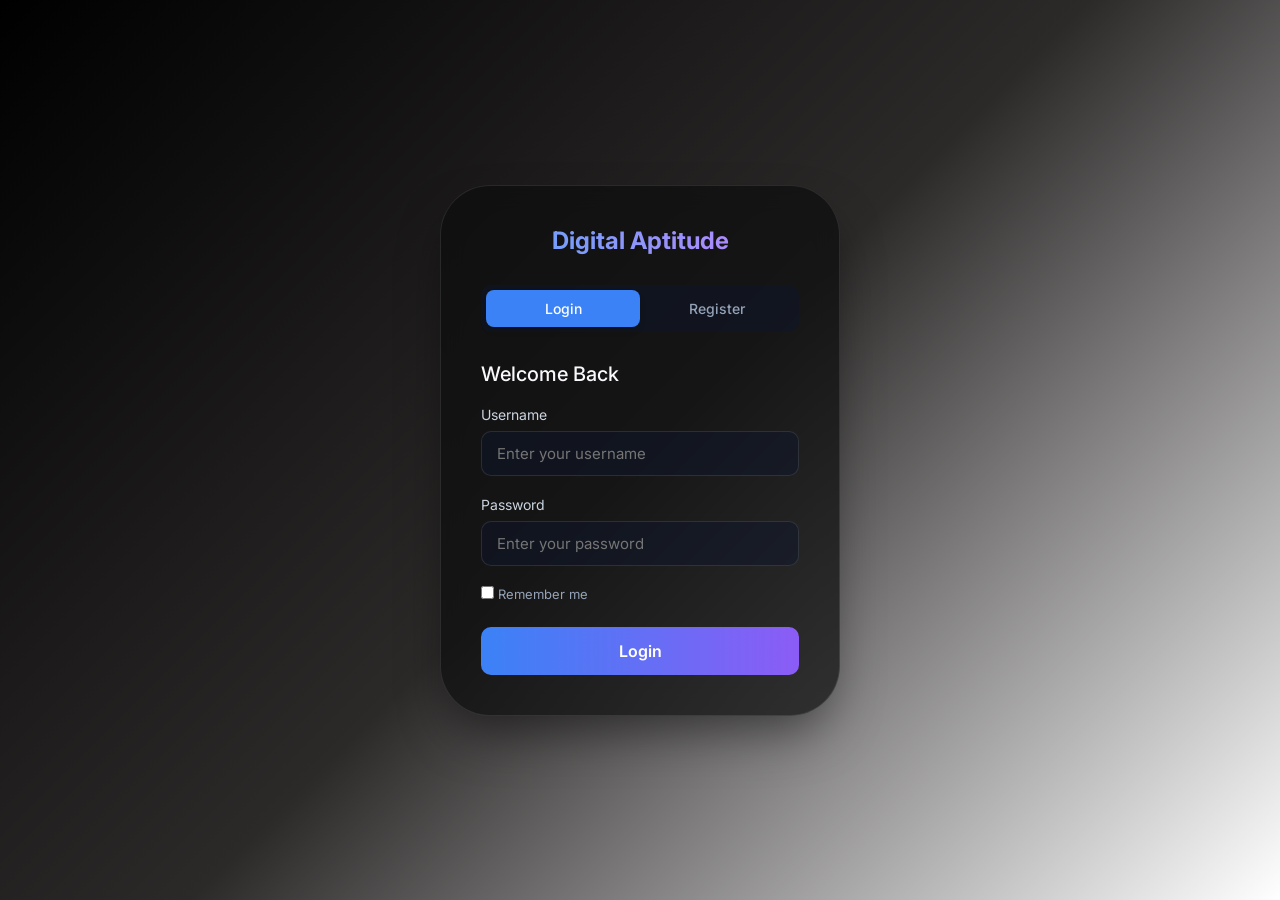
<file: index.html>
<!DOCTYPE html>
<html lang="en">
<head>
    <meta charset="UTF-8">
    <title>Digital Aptitude Test - Access</title>
    <link rel="stylesheet" href="login.css">
    <link href="https://fonts.googleapis.com/css2?family=Inter:wght@400;500;600;700&display=swap" rel="stylesheet">
</head>
<body>
    <div class="background-shapes">
        <div class="shape shape-1"></div>
        <div class="shape shape-2"></div>
        <div class="shape shape-3"></div>
    </div>

    <div class="container">
        <h1>Digital Aptitude</h1>
        <div class="toggle-container">
            <button id="toggle-login" class="toggle-btn active" onclick="showLogin()">Login</button>
            <button id="toggle-register" class="toggle-btn" onclick="showRegister()">Register</button>
        </div>

        <!-- Login Form -->
        <form id="login-form" onsubmit="handleLogin(event)">
            <h2>Welcome Back</h2>
            <div class="input-group">
                <label>Username</label>
                <input type="text" id="login-username" required placeholder="Enter your username">
            </div>
            <div class="input-group">
                <label>Password</label>
                <input type="password" id="login-password" required placeholder="Enter your password">
            </div>
            <div class="options">
                <label><input type="checkbox" id="remember-me"> Remember me</label>
            </div>
            <p id="login-error" class="error-message"></p>
            <button type="submit" class="submit-btn">Login</button>
        </form>

        <!-- Register Form -->
        <form id="register-form" class="hidden" onsubmit="handleRegister(event)">
            <h2>Create Account</h2>
            <div class="input-group">
                <label>Username</label>
                <input type="text" id="reg-username" required placeholder="Choose a username">
            </div>
            <div class="input-group">
                <label>Password</label>
                <input type="password" id="reg-password" required placeholder="Choose a password">
            </div>
            <p id="reg-error" class="error-message"></p>
            <p id="reg-success" class="success-message"></p>
            <button type="submit" class="submit-btn">Register</button>
        </form>
    </div>

    <script>
        document.addEventListener("DOMContentLoaded", () => {
            const savedUsername = localStorage.getItem('savedUsername');
            const savedPassword = localStorage.getItem('savedPassword');
            if (savedUsername && savedPassword) {
                document.getElementById('login-username').value = savedUsername;
                document.getElementById('login-password').value = savedPassword;
                document.getElementById('remember-me').checked = true;
            }
        });

        function showLogin() {
            document.getElementById('login-form').classList.remove('hidden');
            document.getElementById('register-form').classList.add('hidden');
            document.getElementById('toggle-login').classList.add('active');
            document.getElementById('toggle-register').classList.remove('active');
        }

        function showRegister() {
            document.getElementById('login-form').classList.add('hidden');
            document.getElementById('register-form').classList.remove('hidden');
            document.getElementById('toggle-login').classList.remove('active');
            document.getElementById('toggle-register').classList.add('active');
        }

        const API_BASE = window.location.hostname === 'localhost' || window.location.hostname === '127.0.0.1' || window.location.protocol === 'file:'
            ? 'http://127.0.0.1:5000'
            : window.location.origin;

        async function handleLogin(e) {
            e.preventDefault();
            const username = document.getElementById('login-username').value;
            const password = document.getElementById('login-password').value;
            const errorEl = document.getElementById('login-error');

            try {
                const res = await fetch(`${API_BASE}/api/login`, {
                    method: 'POST',
                    headers: { 'Content-Type': 'application/json' },
                    body: JSON.stringify({ username, password })
                });

                const data = await res.json();
                if (res.ok) {
                    // Handle remember me
                    if (document.getElementById('remember-me').checked) {
                        localStorage.setItem('savedUsername', username);
                        localStorage.setItem('savedPassword', password);
                    } else {
                        localStorage.removeItem('savedUsername');
                        localStorage.removeItem('savedPassword');
                    }

                    // Store user session info
                    localStorage.setItem('currentUser', JSON.stringify(data.user));
                    
                    if (data.user.role === 'admin') {
                        window.location.href = 'Admin/admin.html';
                    } else {
                        window.location.href = 'QUIZ/dashboard.html';
                    }
                } else {
                    errorEl.textContent = data.error || 'Login failed';
                }
            } catch (err) {
                errorEl.textContent = 'Server connection failed';
            }
        }

        async function handleRegister(e) {
            e.preventDefault();
            const username = document.getElementById('reg-username').value;
            const password = document.getElementById('reg-password').value;
            const errorEl = document.getElementById('reg-error');
            const successEl = document.getElementById('reg-success');
            
            errorEl.textContent = '';
            successEl.textContent = '';

            try {
                const res = await fetch(`${API_BASE}/api/register`, {
                    method: 'POST',
                    headers: { 'Content-Type': 'application/json' },
                    body: JSON.stringify({ username, password })
                });

                const data = await res.json();
                if (res.ok) {
                    successEl.textContent = 'Registration successful! You can now login.';
                    document.getElementById('register-form').reset();
                    setTimeout(showLogin, 2000);
                } else {
                    errorEl.textContent = data.error || 'Registration failed';
                }
            } catch (err) {
                errorEl.textContent = 'Server connection failed';
            }
        }
    </script>
</body>
</html>
</file>
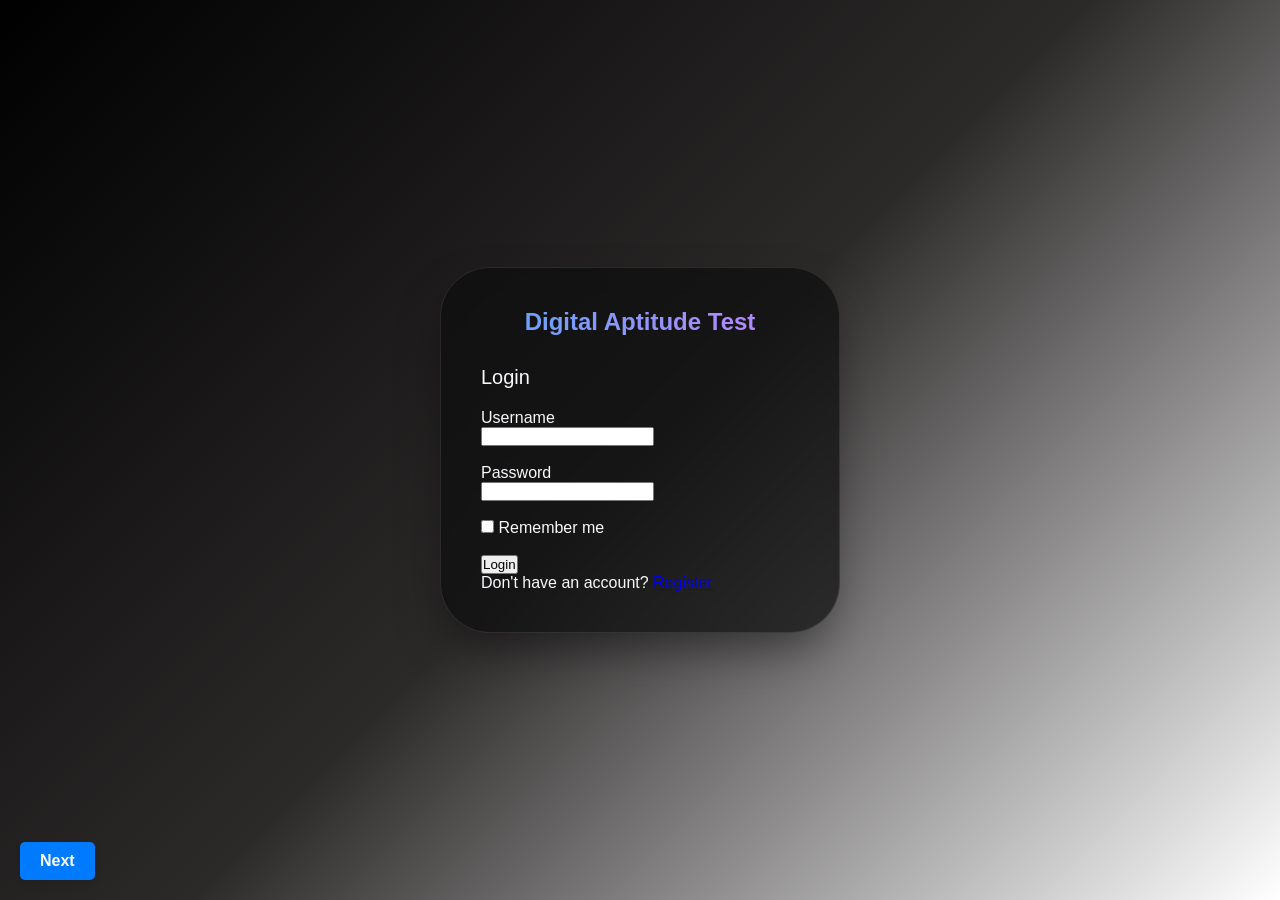
<file: login.html>
<!DOCTYPE html>
<html>
<head>
    <title>Digital Aptitude Test - Login</title>
    <link rel="stylesheet" href="login.css">
</head>

<body>

    <div class="container">

        <h1>Digital Aptitude Test</h1>
        <h2>Login</h2>

        <form>

            <label>Username</label><br>
            <input type="text" name="username"><br><br>

            <label>Password</label><br>
            <input type="password" name="password"><br><br>

            <input type="checkbox"> Remember me <br><br>

            <button type="submit">Login</button>

        </form>

        <div class="register-box">
            <p>Don't have an account? <a href="#">Register</a></p>
        </div>

    </div>

    <!-- Next Button positioned at bottom-left -->
    <a href="../QUIZ/st.html" style="position: fixed; bottom: 20px; left: 20px; padding: 10px 20px; background-color: #007bff; color: white; border-radius: 5px; text-decoration: none; font-weight: bold; box-shadow: 0 4px 6px rgba(0,0,0,0.1); cursor: pointer; z-index: 1000;">
        Next
    </a>

</body>
</html>
</file>
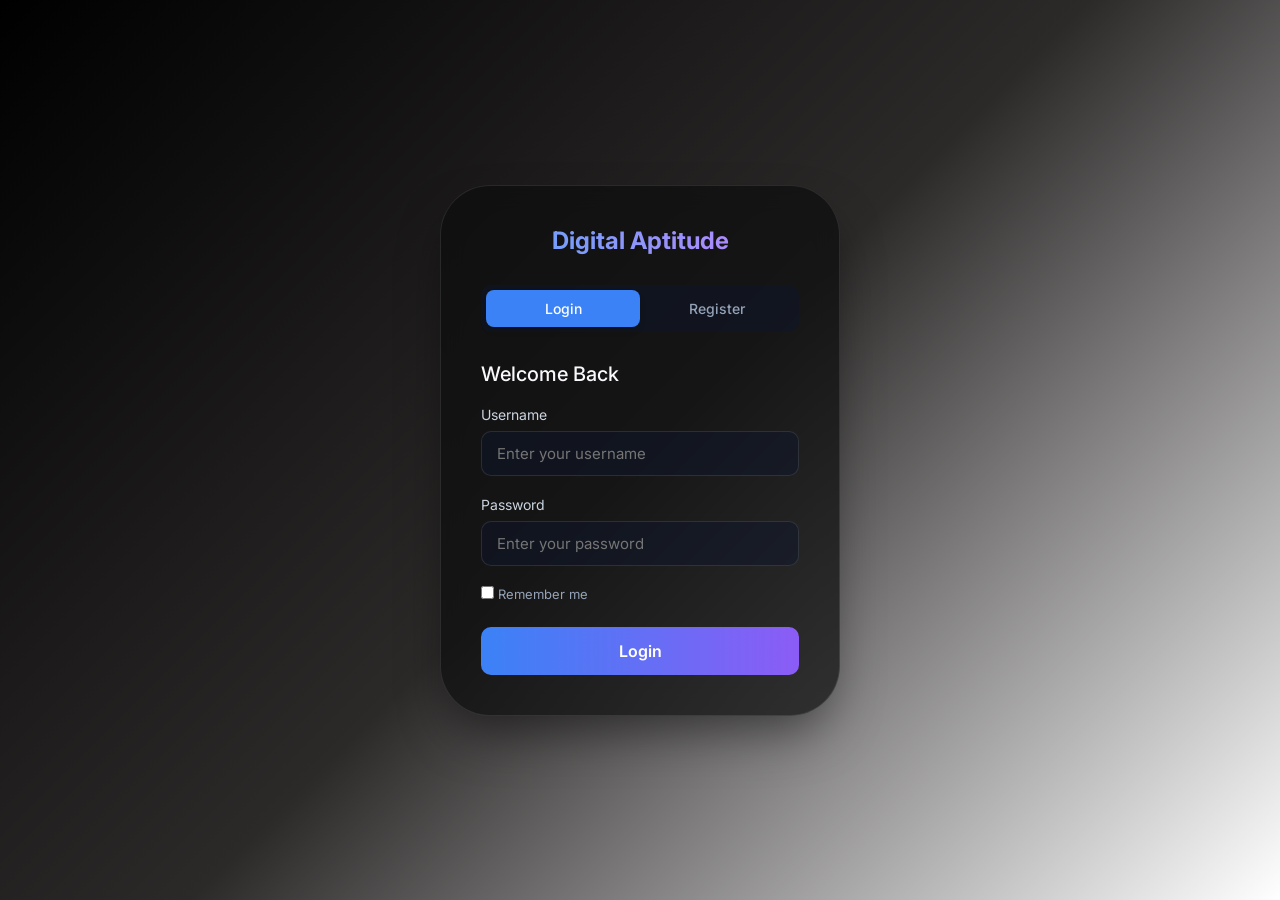
<file: Admin/admin.html>
<!DOCTYPE html>
<html lang="en">

<head>
    <title>Admin Dashboard</title>
    <link rel="stylesheet" href="admin.css">
    <link href="https://fonts.googleapis.com/css2?family=Inter:wght@400;500;600;700&display=swap" rel="stylesheet">
</head>

<body>
    <div class="background-shapes">
        <div class="shape shape-1"></div>
        <div class="shape shape-2"></div>
        <div class="shape shape-3"></div>
    </div>

    <div class="main-container">
        <div class="header">
            <h1>Admin Dashboard</h1>
            <div style="display: flex; gap: 10px;">
                <button class="btn-success" onclick="window.location.href='../RESULT/result.html'" style="margin-top: 0; width: auto;">View Leaderboard</button>
                <button class="btn-primary" onclick="window.location.href='quiz_settings.html'">Quiz Settings</button>
                <button class="logout-btn" onclick="logout()">Logout</button>
            </div>
        </div>

        <div class="grid-layout">
            <!-- Student List Card -->
            <div class="card glass-panel">
                <div class="card-header">
                    <h2>Student Performance</h2>
                    <p>Overview of student activity and test results.</p>
                </div>

                <div class="table-container">
                    <table id="students-table">
                        <thead>
                            <tr>
                                <th>Name</th>
                                <th>Last Login</th>
                                <th>Time Spent (s)</th>
                                <th>Latest Score</th>
                            </tr>
                        </thead>
                        <tbody id="student-list-body">
                            <!-- Dynamically populated -->
                        </tbody>
                    </table>
                </div>
            </div>
            <script>
                const API_BASE = window.location.hostname === 'localhost' || window.location.hostname === '127.0.0.1' || window.location.protocol === 'file:'
                    ? 'http://127.0.0.1:5000'
                    : window.location.origin;
                let allStudents = [];

                // Check auth
                const user = JSON.parse(localStorage.getItem('currentUser'));
                if (!user || user.role !== 'admin') {
                    window.location.href = '../index.html';
                }

                function formatTime(seconds) {
                    if (seconds < 60) return `${seconds}s`;
                    const mins = Math.floor(seconds / 60);
                    const secs = seconds % 60;
                    return secs > 0 ? `${mins}m ${secs}s` : `${mins}m`;
                }

                function logout() {
                    localStorage.removeItem('currentUser');
                    window.location.href = '../index.html';
                }

                async function loadStudentData() {
                    try {
                        const res = await fetch(`${API_BASE}/api/users`);
                        allStudents = await res.json();
                        const tbody = document.getElementById('student-list-body');
                        tbody.innerHTML = '';

                        allStudents.forEach(student => {
                            tbody.innerHTML += `
                    <tr>
                        <td><a href="../QUIZ/dashboard.html?username=${student.username}" style="color: #3b82f6; text-decoration: none; font-weight: bold;">${student.username}</a></td>
                        <td>${student.lastLogin}</td>
                        <td>${formatTime(student.timeSpent)}</td>
                        <td><span class="score-badge">${student.score}</span></td>
                    </tr>
                `;
                        });
                    } catch (e) {
                        console.error("Failed to load students", e);
                    }
                }



                window.onload = () => {
                    loadStudentData();
                };
            </script>
</body>

</html>
</file>
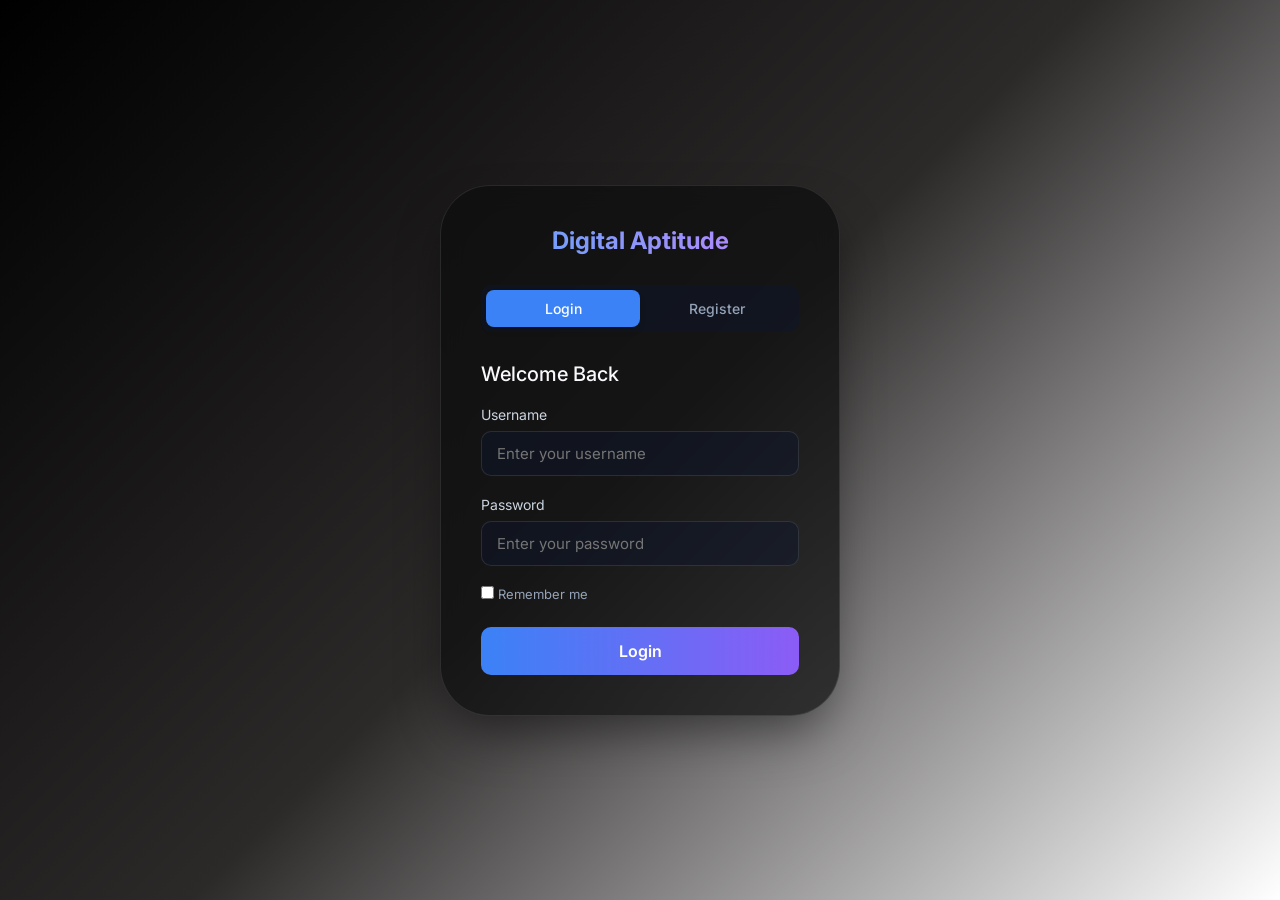
<file: Admin/quiz_settings.html>
<!DOCTYPE html>
<html lang="en">
<head>
    <title>Quiz Settings</title>
    <link rel="stylesheet" href="admin.css">
    <link href="https://fonts.googleapis.com/css2?family=Inter:wght@400;500;600;700&display=swap" rel="stylesheet">
</head>
<body>
    <div class="background-shapes">
        <div class="shape shape-1"></div>
        <div class="shape shape-2"></div>
        <div class="shape shape-3"></div>
    </div>

<div class="main-container">
    <div class="header" style="justify-content: space-between; align-items: center;">
        <h1 style="margin: 0;">Quiz Settings</h1>
        <button class="btn-primary" onclick="window.location.href='admin.html'">Back to Dashboard</button>
    </div>

    <!-- Quiz Settings Card -->
    <div class="card glass-panel" style="max-width: 800px; margin: 0 auto;">
        <div class="card-header">
            <h2>Quiz Configuration</h2>
            <p>Configure the test time and questions.</p>
            <button class="btn-primary" onclick="saveSettings()">Save Configuration</button>
        </div>
        
        <div class="settings-group">
            <label><strong>Time Limit (seconds):</strong></label>
            <input type="number" id="quiz-time" value="30" class="input-field" style="width: 100px;">
        </div>
        
        <div class="settings-group">
            <label><strong>Start Date & Time:</strong></label>
            <input type="datetime-local" id="start-time" class="input-field">
        </div>

        <div class="settings-group">
            <label><strong>End Date & Time:</strong></label>
            <input type="datetime-local" id="end-time" class="input-field">
        </div>

        <h3>Questions Manager</h3>
        <div id="questions-list" class="questions-container">
            <!-- Questions will be dynamically loaded here -->
        </div>
        
        <div style="display: flex; gap: 10px; margin-top: 15px;">
            <button onclick="addQuestion()" class="btn-success">+ Add New Question</button>
            <button onclick="saveSettings()" class="btn-primary">Set Question</button>
        </div>
        <p id="status-message" class="status-msg"></p>
    </div>
</div>

<script>
    let quizData = { time: 30, questions: [] };
    const API_BASE = window.location.hostname === 'localhost' || window.location.hostname === '127.0.0.1' || window.location.protocol === 'file:'
        ? 'http://127.0.0.1:5000'
        : window.location.origin;

    // Check auth
    const user = JSON.parse(localStorage.getItem('currentUser'));
    if (!user || user.role !== 'admin') {
        window.location.href = '../index.html';
    }

    async function loadSettings() {
        try {
            const res = await fetch(`${API_BASE}/api/quiz-data`);
            quizData = await res.json();
            document.getElementById('quiz-time').value = quizData.time || 30;
            if (quizData.startTime) document.getElementById('start-time').value = quizData.startTime;
            if (quizData.endTime) document.getElementById('end-time').value = quizData.endTime;
            renderQuestions();
        } catch (e) {
            console.error("Failed to load quiz settings", e);
            showStatus("Failed to connect to backend.", "error");
        }
    }

    function renderQuestions() {
        const container = document.getElementById('questions-list');
        container.innerHTML = '';
        
        quizData.questions.forEach((q, index) => {
            const qDiv = document.createElement('div');
            qDiv.className = 'question-item glass-panel-inner';
            
            let html = `
                <div class="q-header">
                    <strong>Question ${index + 1}</strong>
                    <button class="btn-danger" onclick="removeQuestion(${index})">Remove</button>
                </div>
                <input type="text" class="input-field full-width" value="${q.question}" onchange="updateQuestionText(${index}, this.value)">
                <div class="options-list">
            `;
            
            q.options.forEach((opt, oIndex) => {
                html += `
                    <div class="option-item">
                        <input type="radio" name="correct_${index}" ${opt.isCorrect ? 'checked' : ''} onchange="setCorrectOption(${index}, ${oIndex})">
                        <input type="text" class="input-field" value="${opt.text}" onchange="updateOptionText(${index}, ${oIndex}, this.value)">
                    </div>
                `;
            });
            
            html += `</div>`;
            qDiv.innerHTML = html;
            container.appendChild(qDiv);
        });
    }

    function updateQuestionText(qIndex, val) { quizData.questions[qIndex].question = val; }
    function updateOptionText(qIndex, oIndex, val) { quizData.questions[qIndex].options[oIndex].text = val; }
    function setCorrectOption(qIndex, oIndex) {
        quizData.questions[qIndex].options.forEach((opt, idx) => {
            opt.isCorrect = (idx === oIndex);
        });
    }

    function removeQuestion(index) {
        quizData.questions.splice(index, 1);
        renderQuestions();
    }

    function addQuestion() {
        quizData.questions.push({
            question: "New Question",
            options: [
                { text: "Option 1", isCorrect: true },
                { text: "Option 2", isCorrect: false },
                { text: "Option 3", isCorrect: false },
                { text: "Option 4", isCorrect: false }
            ]
        });
        renderQuestions();
    }

    function showStatus(msg, type) {
        const el = document.getElementById('status-message');
        el.innerText = msg;
        el.className = 'status-msg ' + type;
        setTimeout(() => el.innerText = "", 3000);
    }

    async function saveSettings() {
        const timeInput = parseInt(document.getElementById('quiz-time').value) || 30;
        quizData.time = timeInput;
        quizData.startTime = document.getElementById('start-time').value;
        quizData.endTime = document.getElementById('end-time').value;
        
        try {
            const res = await fetch(`${API_BASE}/api/quiz-data`, {
                method: 'POST',
                headers: { 'Content-Type': 'application/json' },
                body: JSON.stringify(quizData)
            });
            
            if (res.ok) {
                showStatus("Settings saved successfully!", "success");
            } else {
                throw new Error("Server error");
            }
        } catch (e) {
            showStatus("Failed to save settings.", "error");
        }
    }

    window.onload = () => {
        loadSettings();
    };
</script>
</body>
</html>
</file>
<file: login.css>
* {
    margin: 0;
    padding: 0;
    box-sizing: border-box;
    font-family: 'Inter', sans-serif;
}

body {
    background: linear-gradient(135deg, black,rgb(44, 41, 41),rgb(255, 255, 255));
    display: flex;
    justify-content: center;
    align-items: center;
    min-height: 100vh;
    color: #faf8fc;
    overflow: hidden;
    position: relative;
}

.background-shapes {
    position: absolute;
    width: 100vw;
    height: 100vh;
    z-index: 0;
}

.shape {
    position: absolute;
    border-radius: 50%;
    filter: blur(80px);
    opacity: 0.5;
}


@keyframes float {
    0%, 100% { transform: translateY(0); }
    50% { transform: translateY(30px); }
}

@keyframes pulse {
    0%, 100% { transform: translate(-50%, -50%) scale(1); }
    50% { transform: translate(-50%, -50%) scale(1.1); }
}

.container {
    background: rgba(13, 14, 14, 0.7);
    backdrop-filter: blur(12px);
    border: 1px solid rgba(255, 255, 255, 0.1);
    padding: 40px;
    border-radius: 50px;
    width: 100%;
    max-width: 400px;
    z-index: 1;
    box-shadow: 0 25px 50px -12px rgba(0, 0, 0, 0.5);
}

h1 {
    text-align: center;
    font-size: 24px;
    margin-bottom: 30px;
    background: linear-gradient(to right, #60a5fa, #c084fc);
    -webkit-background-clip: text;
    -webkit-text-fill-color: transparent;
}

h2 {
    font-size: 20px;
    margin-bottom: 20px;
    font-weight: 500;
}

.toggle-container {
    display: flex;
    background: rgba(15, 23, 42, 0.5);
    border-radius: 10px;
    margin-bottom: 30px;
    padding: 5px;
}

.toggle-btn {
    flex: 1;
    padding: 10px;
    background: transparent;
    border: none;
    color: #94a3b8;
    font-size: 14px;
    font-weight: 500;
    cursor: pointer;
    border-radius: 8px;
    transition: all 0.3s ease;
}

.toggle-btn.active {
    background: #3b82f6;
    color: white;
    box-shadow: 0 4px 6px rgba(0, 0, 0, 0.1);
}

.input-group {
    margin-bottom: 20px;
}

.input-group label {
    display: block;
    margin-bottom: 8px;
    font-size: 14px;
    color: #cbd5e1;
}

.input-group input {
    width: 100%;
    padding: 12px 15px;
    background: rgba(15, 23, 42, 0.5);
    border: 1px solid rgba(255, 255, 255, 0.1);
    border-radius: 10px;
    color: white;
    font-size: 15px;
    outline: none;
    transition: all 0.3s ease;
}

.input-group input:focus {
    border-color: #3b82f6;
    box-shadow: 0 0 0 2px rgba(59, 130, 246, 0.2);
}

.options {
    display: flex;
    justify-content: space-between;
    align-items: center;
    margin-bottom: 25px;
    font-size: 13px;
    color: #94a3b8;
}

.submit-btn {
    width: 100%;
    padding: 14px;
    background: linear-gradient(to right, #3b82f6, #8b5cf6);
    border: none;
    border-radius: 10px;
    color: white;
    font-size: 16px;
    font-weight: 600;
    cursor: pointer;
    transition: transform 0.2s ease, box-shadow 0.2s ease;
}

.submit-btn:hover {
    transform: translateY(-2px);
    box-shadow: 0 10px 15px -3px rgba(59, 130, 246, 0.4);
}

.hidden {
    display: none;
}

.error-message {
    color: #ef4444;
    font-size: 13px;
    margin-bottom: 15px;
    text-align: center;
}

.success-message {
    color: #10b981;
    font-size: 13px;
    margin-bottom: 15px;
    text-align: center;
}
</file>
<file: Admin/admin.css>
* {
    margin: 0;
    padding: 0;
    box-sizing: border-box;
    font-family: 'Inter', sans-serif;
}

body {
    background: linear-gradient(135deg, black,rgb(44, 41, 41),rgb(255, 255, 255));
    color: #f8fafc;
    min-height: 100vh;
    position: relative;
    overflow-x: hidden;
}

.background-shapes {
    position: fixed;
    width: 100vw;
    height: 100vh;
    z-index: -1;
}

.shape {
    position: absolute;
    border-radius: 50%;
    filter: blur(100px);
    opacity: 0.4;
}


.main-container {
    max-width: 1200px;
    margin: 0 auto;
    padding: 40px 20px;
}

.header {
    display: flex;
    justify-content: space-between;
    align-items: center;
    margin-bottom: 40px;
}

.header h1 {
    font-size: 32px;
    background: linear-gradient(to right, #60a5fa, #c084fc);
    -webkit-background-clip: text;
    -webkit-text-fill-color: transparent;
}

.btn-primary, .btn-danger, .btn-success, .logout-btn {
    padding: 10px 20px;
    border: none;
    border-radius: 8px;
    font-weight: 600;
    cursor: pointer;
    transition: transform 0.2s, box-shadow 0.2s;
    color: white;
}

.logout-btn { background: rgba(0, 0, 0, 0.2); border: 1px solid rgba(0, 0, 0, 0.2); }
.logout-btn:hover { background: rgba(0, 0, 0, 0.2); }
.btn-primary { background: linear-gradient(to right, #3b82f6, #8b5cf6); }
.btn-danger { background: #ef4444; padding: 6px 12px; font-size: 13px; }
.btn-success { background: #10b981; width: 100%; margin-top: 15px; }

.btn-primary:hover, .btn-success:hover, .btn-danger:hover { transform: translateY(-2px); }

.grid-layout {
    display: grid;
    grid-template-columns: 1fr;
    gap: 30px;
}

@media (max-width: 900px) {
    .grid-layout { grid-template-columns: 1fr; }
}

.glass-panel {
    background: rgba(30, 41, 59, 0.6);
    backdrop-filter: blur(12px);
    border: 1px solid rgba(255, 255, 255, 0.1);
    border-radius: 16px;
    padding: 30px;
    box-shadow: 0 10px 30px -10px rgba(0, 0, 0, 0.5);
}

.glass-panel-inner {
    background: rgba(15, 23, 42, 0.4);
    border: 1px solid rgba(255, 255, 255, 0.05);
    border-radius: 12px;
    padding: 20px;
    margin-bottom: 15px;
}

.card-header {
    margin-bottom: 25px;
}

.card-header h2 { font-size: 22px; margin-bottom: 5px; color: #f1f5f9; }
.card-header p { color: #94a3b8; font-size: 14px; margin-bottom: 15px; }

.table-container {
    overflow-x: auto;
}

table {
    width: 100%;
    border-collapse: collapse;
}

th, td {
    padding: 15px;
    text-align: left;
    border-bottom: 1px solid rgba(255, 255, 255, 0.05);
}

th { color: #94a3b8; font-weight: 500; font-size: 14px; }
td { color: #e2e8f0; font-size: 15px; }

.score-badge {
    background: rgba(16, 185, 129, 0.2);
    color: #34d399;
    padding: 4px 10px;
    border-radius: 20px;
    font-weight: 600;
    font-size: 13px;
}

.input-field {
    background: rgba(15, 23, 42, 0.6);
    border: 1px solid rgba(255, 255, 255, 0.1);
    padding: 10px 15px;
    border-radius: 8px;
    color: white;
    outline: none;
    transition: border-color 0.3s;
}

.input-field:focus { border-color: #3b82f6; }
.full-width { width: 100%; margin-bottom: 15px; }

.settings-group { margin-bottom: 25px; display: flex; align-items: center; gap: 15px; }
.q-header { display: flex; justify-content: space-between; align-items: center; margin-bottom: 15px; }
.options-list { margin-left: 10px; }
.option-item { display: flex; align-items: center; gap: 10px; margin-bottom: 10px; }

.status-msg { margin-top: 15px; font-size: 14px; font-weight: 500; text-align: center; }
.status-msg.success { color: #34d399; }
.status-msg.error { color: #f87171; }
</file>
